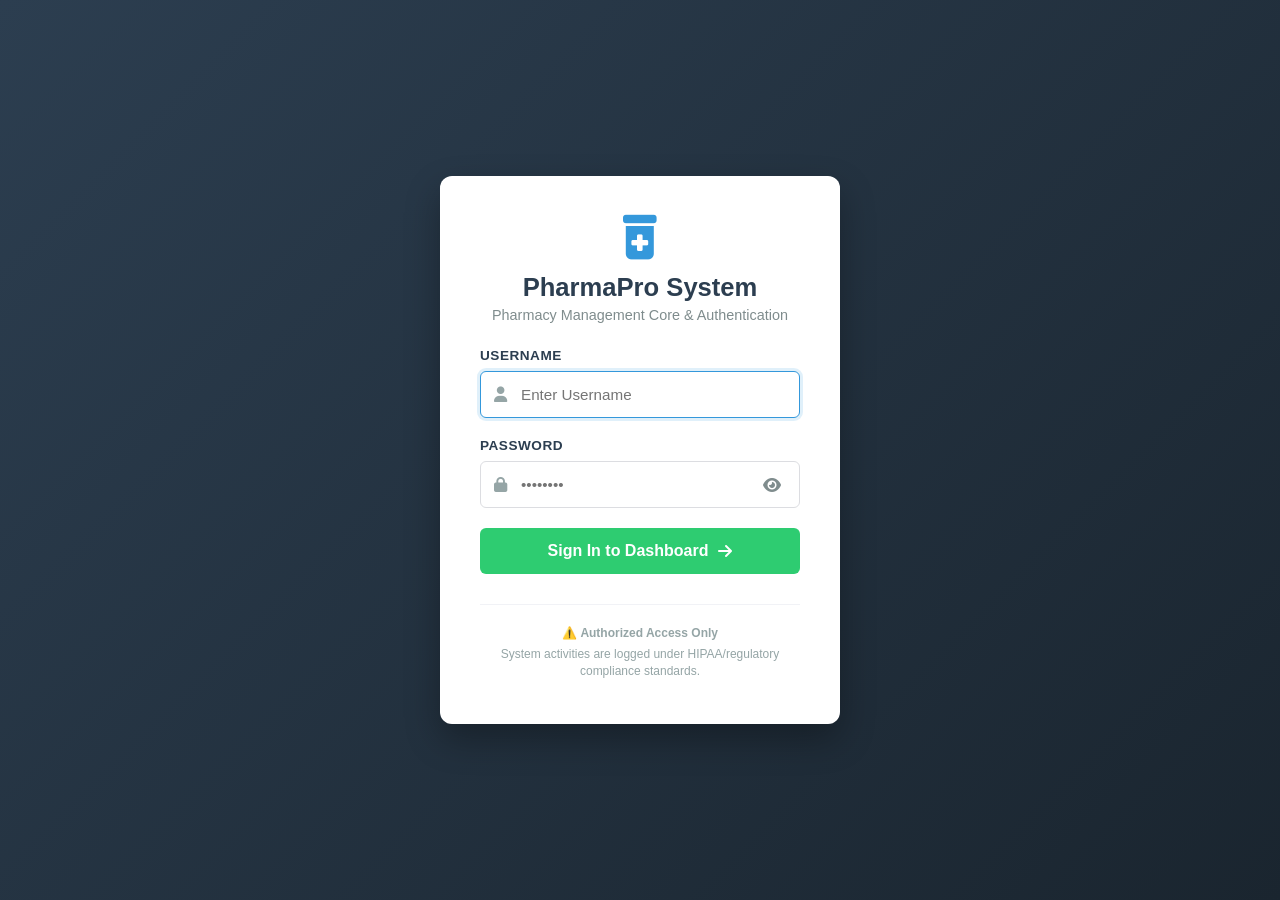
<file: src/main/resources/static/login.html>
<!DOCTYPE html>
<html lang="en">
<head>
    <meta charset="UTF-8">
    <meta name="viewport" content="width=device-width, initial-scale=1.0">
    <title>PharmaPro | Secure Authentication</title>
    <link rel="stylesheet" href="login-style.css">
    <!-- Icon Repository for Password Toggle -->
    <link rel="stylesheet" href="https://cdnjs.cloudflare.com/ajax/libs/font-awesome/6.4.0/css/all.min.css">
</head>
<body class="login-screen">

<div class="login-card">
    <div class="login-brand">
        <i class="fas fa-prescription-bottle-alt logo-icon"></i>
        <h2>PharmaPro System</h2>
        <p>Pharmacy Management Core & Authentication</p>
    </div>

    <div id="errorBox" class="error-msg">
        <i class="fas fa-exclamation-triangle"></i> Invalid credentials or unauthorized access request.
    </div>

    <form action="/login" method="POST" id="loginForm">
        <div class="input-group">
            <label for="username">Username</label>
            <div class="input-wrapper">
                <i class="fas fa-user field-icon"></i>
                <input type="text" id="username" name="username" placeholder="Enter Username" required autofocus>
            </div>
        </div>

        <div class="input-group">
            <label for="password">Password</label>
            <div class="input-wrapper">
                <i class="fas fa-lock field-icon"></i>
                <input type="password" id="password" name="password" placeholder="••••••••" required>
                <i class="fas fa-eye toggle-password" id="passwordToggle"></i>
            </div>
        </div>

        <button type="submit" class="btn-login">
            <span>Sign In to Dashboard</span> <i class="fas fa-arrow-right"></i>
        </button>
    </form>

    <div class="login-footer">
        <p>⚠️ <strong>Authorized Access Only</strong></p>
        <p>System activities are logged under HIPAA/regulatory compliance standards.</p>
    </div>
</div>

<script src="login-script.js"></script>
</body>
</html>
</file>
<file: src/main/resources/static/login-style.css>
:root {
    --primary: #2c3e50;
    --accent: #3498db;
    --success: #2ecc71;
    --error: #e74c3c;
    --text-muted: #7f8c8d;
}

.login-screen {
    display: flex;
    justify-content: center;
    align-items: center;
    height: 100vh;
    background: linear-gradient(135deg, var(--primary) 0%, #1a252f 100%);
    margin: 0;
    font-family: 'Segoe UI', Tahoma, Geneva, Verdana, sans-serif;
}

.login-card {
    background: #ffffff;
    padding: 40px;
    border-radius: 12px;
    box-shadow: 0 15px 35px rgba(0,0,0,0.3);
    width: 100%;
    max-width: 400px;
    box-sizing: border-box;
}

.login-brand {
    text-align: center;
    margin-bottom: 25px;
}

.logo-icon {
    font-size: 2.8rem;
    color: var(--accent);
    margin-bottom: 12px;
}

.login-brand h2 {
    margin: 0;
    font-size: 1.6rem;
    color: var(--primary);
}

.login-brand p {
    margin: 5px 0 0 0;
    color: var(--text-muted);
    font-size: 0.9rem;
}

/* INPUT GROUPS & FIELD WRAPPERS */
.input-group {
    margin-bottom: 20px;
}

.input-group label {
    display: block;
    margin-bottom: 8px;
    font-weight: 600;
    color: var(--primary);
    font-size: 0.85rem;
    text-transform: uppercase;
    letter-spacing: 0.5px;
}

.input-wrapper {
    position: relative;
    display: flex;
    align-items: center;
}

.field-icon {
    position: absolute;
    left: 14px;
    color: #95a5a6;
    font-size: 0.95rem;
}

.input-wrapper input {
    width: 100%;
    padding: 14px 14px 14px 40px;
    border: 1px solid #dcdde1;
    border-radius: 6px;
    box-sizing: border-box;
    font-size: 0.95rem;
    color: var(--primary);
    outline: none;
    transition: border-color 0.2s, box-shadow 0.2s;
}

.input-wrapper input:focus {
    border-color: var(--accent);
    box-shadow: 0 0 0 3px rgba(52, 152, 219, 0.15);
}

/* Visibility Control Eye Button */
.toggle-password {
    position: absolute;
    right: 14px;
    color: #7f8c8d;
    cursor: pointer;
    padding: 5px;
    transition: color 0.2s;
}
.toggle-password:hover {
    color: var(--primary);
}

/* SIGN IN SUBMIT BUTTON */
.btn-login {
    width: 100%;
    padding: 14px;
    background: var(--success);
    color: white;
    border: none;
    border-radius: 6px;
    font-size: 1rem;
    font-weight: bold;
    cursor: pointer;
    display: flex;
    justify-content: center;
    align-items: center;
    gap: 10px;
    transition: background 0.2s, transform 0.1s;
}

.btn-login:hover {
    background: #27ae60;
}
.btn-login:active {
    transform: scale(0.99);
}

/* SYSTEM NOTIFICATIONS */
.error-msg {
    display: none;
    background: #fdf2f2;
    color: var(--error);
    border-left: 4px solid var(--error);
    padding: 12px;
    border-radius: 4px;
    margin-bottom: 20px;
    font-size: 0.85rem;
    font-weight: 500;
    align-items: center;
    gap: 10px;
}

.login-footer {
    text-align: center;
    margin-top: 30px;
    padding-top: 20px;
    border-top: 1px solid #f1f2f6;
}
.login-footer p {
    margin: 0 0 4px 0;
    font-size: 0.75rem;
    color: #95a5a6;
    line-height: 1.4;
}

/* HARDWARE ACCELERATED SECURITY WRAPPER SHAKE SHIFT */
.card-shake {
    animation: shake 0.4s ease-in-out;
}

@keyframes shake {
    0%, 100% { transform: translateX(0); }
    20%, 60% { transform: translateX(-6px); }
    40%, 80% { transform: translateX(6px); }
}
</file>
